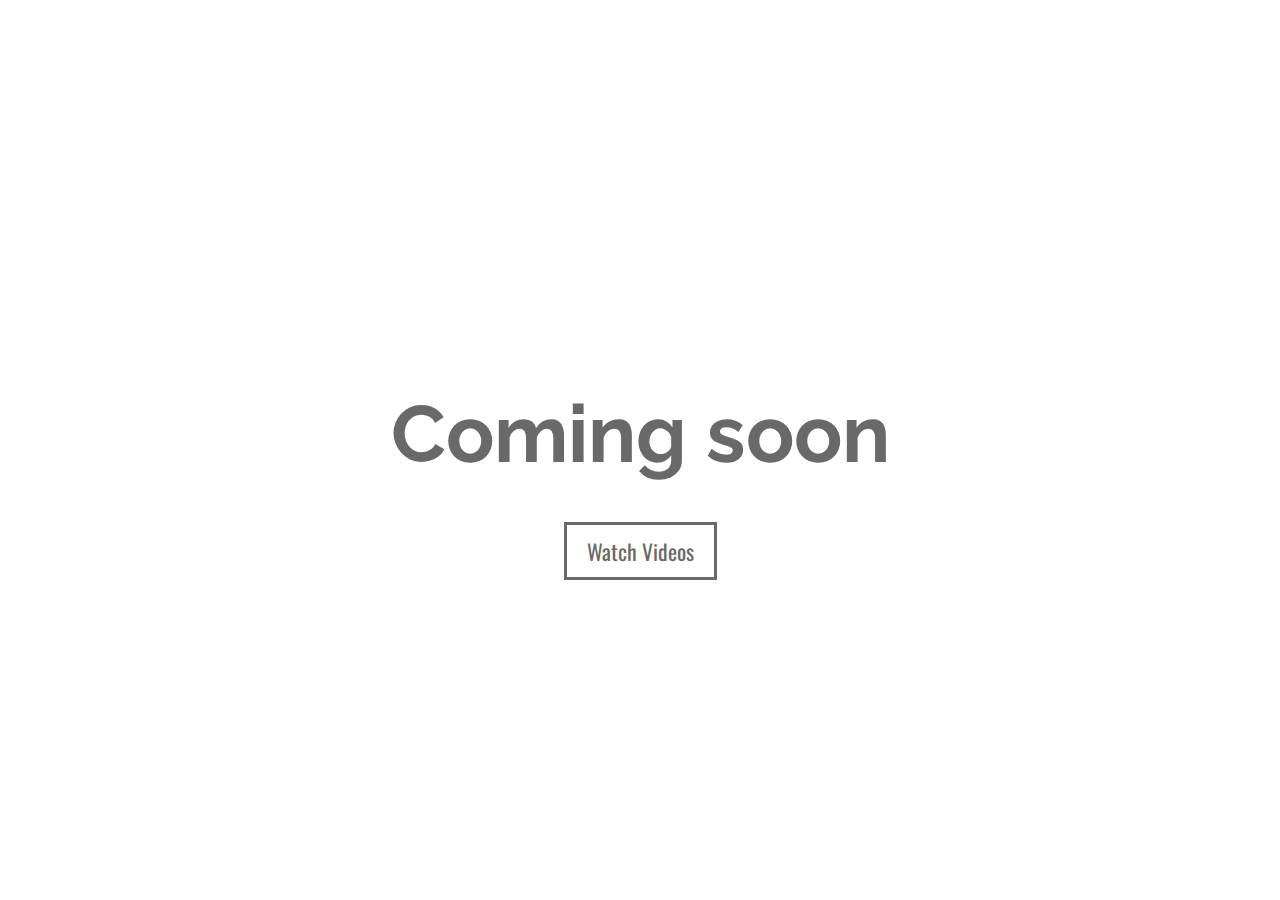
<file: landing.html>
<!DOCTYPE html>
<head>
      <title>Natsai Ndebele Lading Page</title>
      <link rel="stylesheet" type="text/css" href="lstyle.css">
</head>
<body>
      <section class="intro">
         <div class="inner">
              <div class="content">
              <h1>Coming soon</h1>
              <a class="btn" href= "https://www.youtube.com/channel/UCWHgv8g-VTgeukD7wVWg-3Q?view_as=subscriber">Watch Videos</a>
              </div>
         </div>
      </section>
     
</body>
</html>
</file>
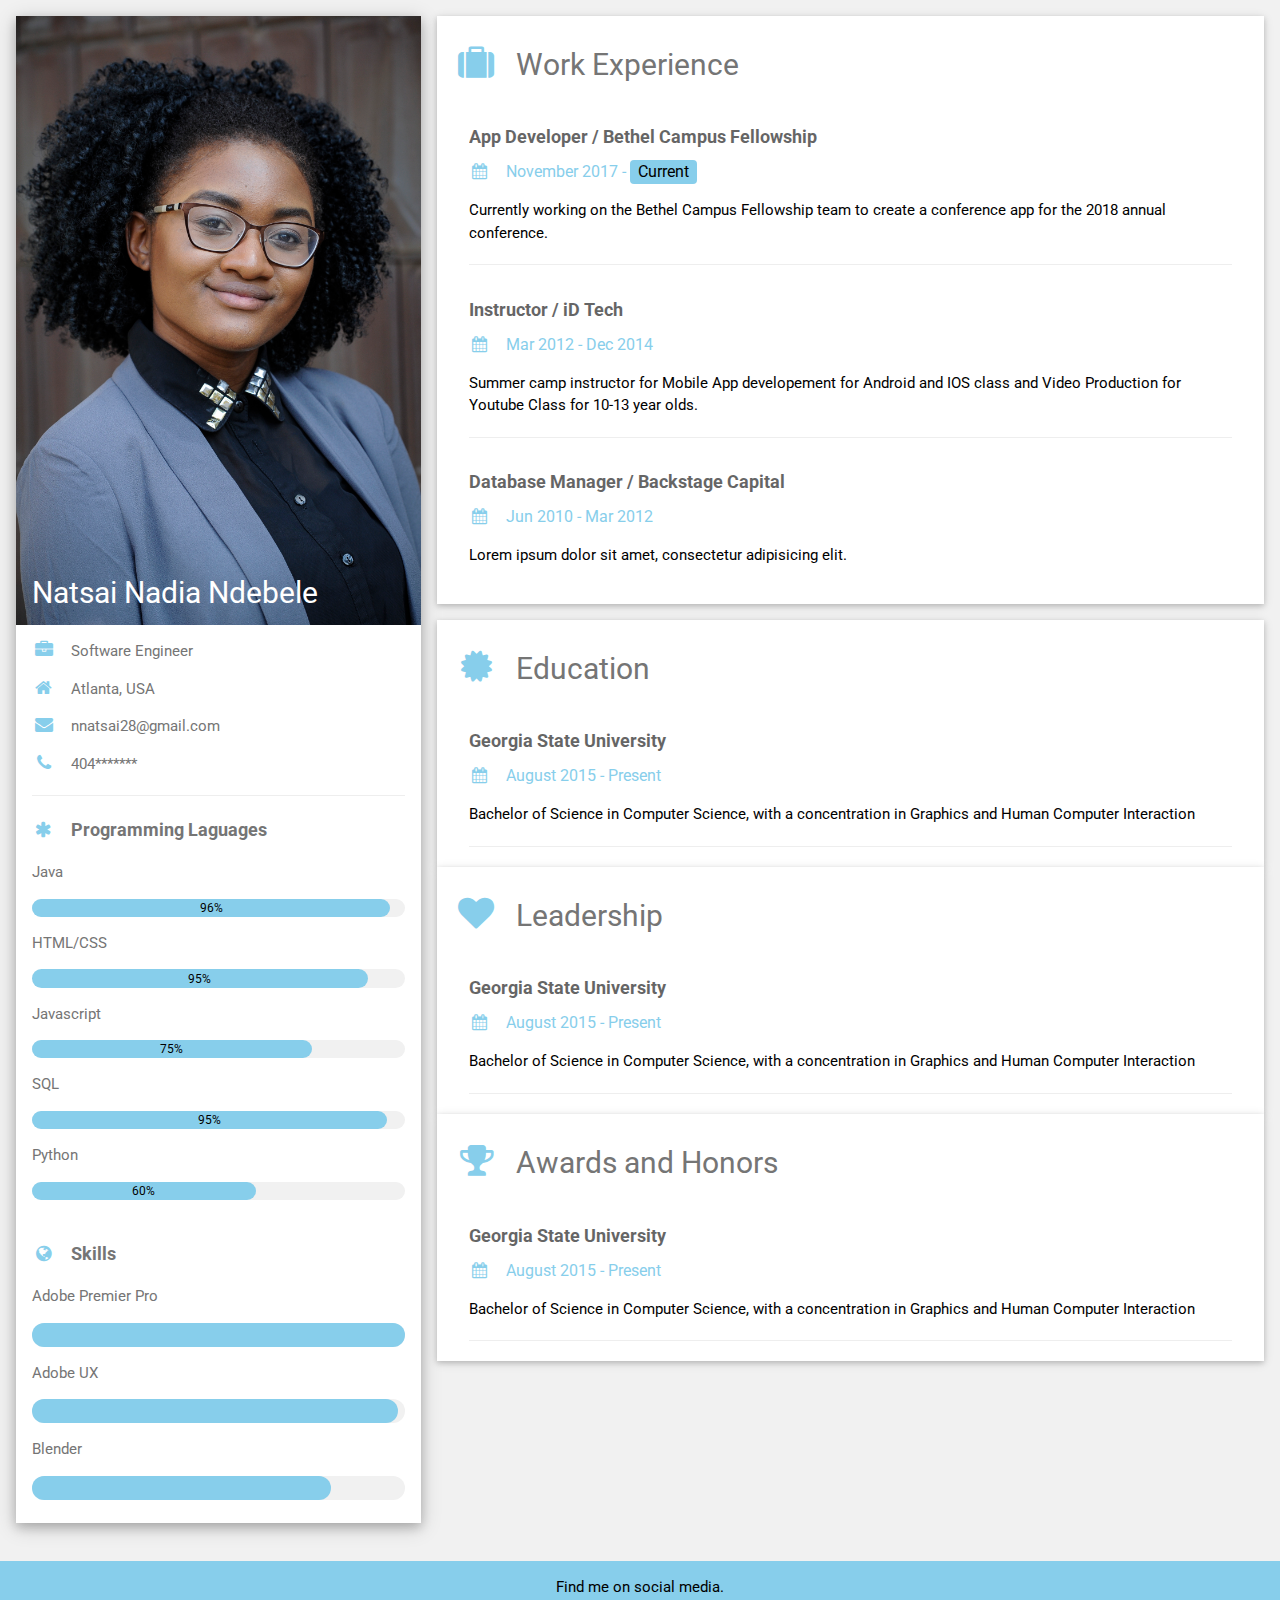
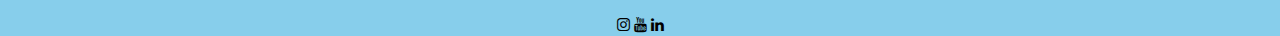
<file: resume.html>
<!DOCTYPE html>
<html>
<title>Resume</title>
<meta charset="UTF-8">
<meta name="viewport" content="width=device-width, initial-scale=1">
<link rel="stylesheet" href="https://www.w3schools.com/w3css/4/w3.css">
<link rel='stylesheet' href='https://fonts.googleapis.com/css?family=Roboto'>
<link rel="stylesheet" href="https://cdnjs.cloudflare.com/ajax/libs/font-awesome/4.7.0/css/font-awesome.min.css">
<style>
html,body,h1,h2,h3,h4,h5,h6 {font-family: "Roboto", sans-serif}
</style>
<body class="w3-light-grey">

<!-- Page Container -->
<div class="w3-content w3-margin-top" style="max-width:1400px;">

  <!-- The Grid -->
  <div class="w3-row-padding">
  
    <!-- Left Column -->
    <div class="w3-third">
    
      <div class="w3-white w3-text-grey w3-card-4">
        <div class="w3-display-container">
          <img src="head.jpg" style="width:100%" alt="Avatar">
          <div class="w3-display-bottomleft w3-container w3-text-white">
            <h2>Natsai Nadia Ndebele</h2>
          </div>
        </div>
        <div class="w3-container">
          <p><i class="fa fa-briefcase fa-fw w3-margin-right w3-large w3-text-light-blue"></i>Software Engineer</p>
          <p><i class="fa fa-home fa-fw w3-margin-right w3-large w3-text-light-blue"></i>Atlanta, USA</p>
          <p><i class="fa fa-envelope fa-fw w3-margin-right w3-large w3-text-light-blue"></i>nnatsai28@gmail.com</p>
          <p><i class="fa fa-phone fa-fw w3-margin-right w3-large w3-text-light-blue"></i>404*******</p>
          <hr>

          <p class="w3-large"><b><i class="fa fa-asterisk fa-fw w3-margin-right w3-text-light-blue"></i>Programming Laguages</b></p>
          <p>Java</p>
          <div class="w3-light-grey w3-round-xlarge w3-small">
            <div class="w3-container w3-center w3-round-xlarge w3-light-blue" style="width:96%">96%</div>
          </div>
          <p>HTML/CSS</p>
          <div class="w3-light-grey w3-round-xlarge w3-small">
            <div class="w3-container w3-center w3-round-xlarge w3-light-blue" style="width:90%">95%</div>
          </div>
          <p>Javascript</p>
          <div class="w3-light-grey w3-round-xlarge w3-small">
            <div class="w3-container w3-center w3-round-xlarge w3-light-blue" style="width:75%">75%</div>
          </div>
          <p>SQL</p>
          <div class="w3-light-grey w3-round-xlarge w3-small">
            <div class="w3-container w3-center w3-round-xlarge w3-light-blue" style="width:95%">95%</div>
          </div>
          <p>Python</p>
          <div class="w3-light-grey w3-round-xlarge w3-small">
            <div class="w3-container w3-center w3-round-xlarge w3-light-blue" style="width:60%">60%</div>
          </div>
          <br>

          <p class="w3-large w3-text-theme"><b><i class="fa fa-globe fa-fw w3-margin-right w3-text-light-blue"></i>Skills</b></p>
          <p>Adobe Premier Pro</p>
          <div class="w3-light-grey w3-round-xlarge">
            <div class="w3-round-xlarge w3-light-blue" style="height:24px;width:100%"></div>
          </div>
           <p>Adobe UX</p>
          <div class="w3-light-grey w3-round-xlarge">
            <div class="w3-round-xlarge w3-light-blue" style="height:24px;width:98%"></div>
          </div>
          <p>Blender</p>
          <div class="w3-light-grey w3-round-xlarge">
            <div class="w3-round-xlarge w3-light-blue" style="height:24px;width:80%"></div>
          </div>
          <br>
        </div>
      </div><br>

    <!-- End Left Column -->
    </div>

    <!-- Right Column -->
    <div class="w3-twothird">
    
      <div class="w3-container w3-card w3-white w3-margin-bottom">
        <h2 class="w3-text-grey w3-padding-16"><i class="fa fa-suitcase fa-fw w3-margin-right w3-xxlarge w3-text-light-blue"></i>Work Experience</h2>
        <div class="w3-container">
          <h5 class="w3-opacity"><b>App Developer / Bethel Campus Fellowship</b></h5>
          <h6 class="w3-text-light-blue"><i class="fa fa-calendar fa-fw w3-margin-right"></i>November 2017 - <span class="w3-tag w3-light-blue w3-round">Current</span></h6>
          <p>Currently working on the Bethel Campus Fellowship team to create a conference app for the 2018 annual conference.</p>
          <hr>
        </div>
        <div class="w3-container">
          <h5 class="w3-opacity"><b>Instructor / iD Tech</b></h5>
          <h6 class="w3-text-light-blue"><i class="fa fa-calendar fa-fw w3-margin-right"></i>Mar 2012 - Dec 2014</h6>
          <p>Summer camp instructor for Mobile App developement for Android and IOS class and Video Production for Youtube Class for 10-13 year olds.</p>
          <hr>
        </div>
        <div class="w3-container">
          <h5 class="w3-opacity"><b>Database Manager / Backstage Capital</b></h5>
          <h6 class="w3-text-light-blue"><i class="fa fa-calendar fa-fw w3-margin-right"></i>Jun 2010 - Mar 2012</h6>
          <p>Lorem ipsum dolor sit amet, consectetur adipisicing elit. </p><br>
        </div>
      </div>


      <div class="w3-container w3-card w3-white">
        <h2 class="w3-text-grey w3-padding-16"><i class="fa fa-certificate fa-fw w3-margin-right w3-xxlarge w3-text-light-blue"></i>Education</h2>
        <div class="w3-container">
          <h5 class="w3-opacity"><b>Georgia State University</b></h5>
          <h6 class="w3-text-light-blue"><i class="fa fa-calendar fa-fw w3-margin-right"></i>August 2015 - Present</h6>
          <p>Bachelor of Science in Computer Science, with a concentration in Graphics and Human Computer Interaction</p>
          <hr>
        </div>
      </div>
      <div class="w3-container w3-card w3-white">
        <h2 class="w3-text-grey w3-padding-16"><i class="fa fa-heart fa-fw w3-margin-right w3-xxlarge w3-text-light-blue"></i>Leadership</h2>
        <div class="w3-container">
          <h5 class="w3-opacity"><b>Georgia State University</b></h5>
          <h6 class="w3-text-light-blue"><i class="fa fa-calendar fa-fw w3-margin-right"></i>August 2015 - Present</h6>
          <p>Bachelor of Science in Computer Science, with a concentration in Graphics and Human Computer Interaction</p>
          <hr>
        </div>
      </div>
       <div class="w3-container w3-card w3-white">
        <h2 class="w3-text-grey w3-padding-16"><i class="fa fa-trophy fa-fw w3-margin-right w3-xxlarge w3-text-light-blue"></i>Awards and Honors</h2>
        <div class="w3-container">
          <h5 class="w3-opacity"><b>Georgia State University</b></h5>
          <h6 class="w3-text-light-blue"><i class="fa fa-calendar fa-fw w3-margin-right"></i>August 2015 - Present</h6>
          <p>Bachelor of Science in Computer Science, with a concentration in Graphics and Human Computer Interaction</p>
          <hr>
        </div>
      </div>

    <!-- End Right Column -->
    </div>
    
  <!-- End Grid -->
  </div>
  
  <!-- End Page Container -->
</div>

<footer class="w3-container w3-light-blue w3-center w3-margin-top">
  <p>Find me on social media.</p>
  
  <a href="https://www.facebook.com/natsai.ndebele?ref=br_rs"><i class="fa fa-instagram w3-hover-opacity"></i></a>
  <a href="https://www.youtube.com/notjustnadia"><i class="fa fa-youtube w3-hover-opacity"></i></a>
  <a href="https://www.linkedin.com/in/natsai-ndebele/"><i class="fa fa-linkedin w3-hover-opacity"></i></a>
  
</footer>

</body>
</html>
</file>
<file: lstyle.css>
@import url('https://fonts.googleapis.com/css?family=Raleway');
@import url('https://fonts.googleapis.com/css?family=Oswald');

html, body {
	margin: 0;
	padding: 0;
	height: 100%;
	width: 100%;
	font-size: 16px;	
}
.intro{
	height: 100%;
	width: 100%;
	margin:auto;
	background: url(https://images.pexels.com/photos/733857/pexels-photo-733857.jpeg?w=940&h=650&dpr=2&auto=compress&cs=tinysrgb) no-repeat 50% 50%;
	display: table; 
	top: 0;
	background-size: cover;

}
.intro .inner{
	display: table-cell;
	vertical-align: middle;
	width: 100%
	max-width: none;
}
.content {
	max-width: 500px;
	margin: 0 auto;
	text-align: center;
}
.content h1 {
	font-family: 'Raleway', sans-serif;
	color: #696969;
	text-shadow: 0px, 0px, 300px #000;
	font-size:500%;

}
.btn {
	border-radius: 19px:

	font-family: 'Raleway', sans-serif;
	font-family: 'Oswald', san-serif;
	color: #696969;
	font-size: 135%;
	padding: 10px 20px;
	border: solid #696969 3px;
	text-transfor: uppercase;
	text-decoration: none;

}
.btn:hover {
	color: #fff;
	border; solid #fff 3px;

}

p {
	font-size: 160%;
	line-height: 210%
	text-align: justify:
	margin: 3%;
	font-family: sans-serif;
}
@media screen and (max-width: 768px){
	.content h1 {
		font-size: 250%;
	}
	.btn {
		font-size: 100%;
		padding: 7px 15px;
	}
	p {
		font-size: 100%;
		line-height: 160%;
		
	}
}
</file>
